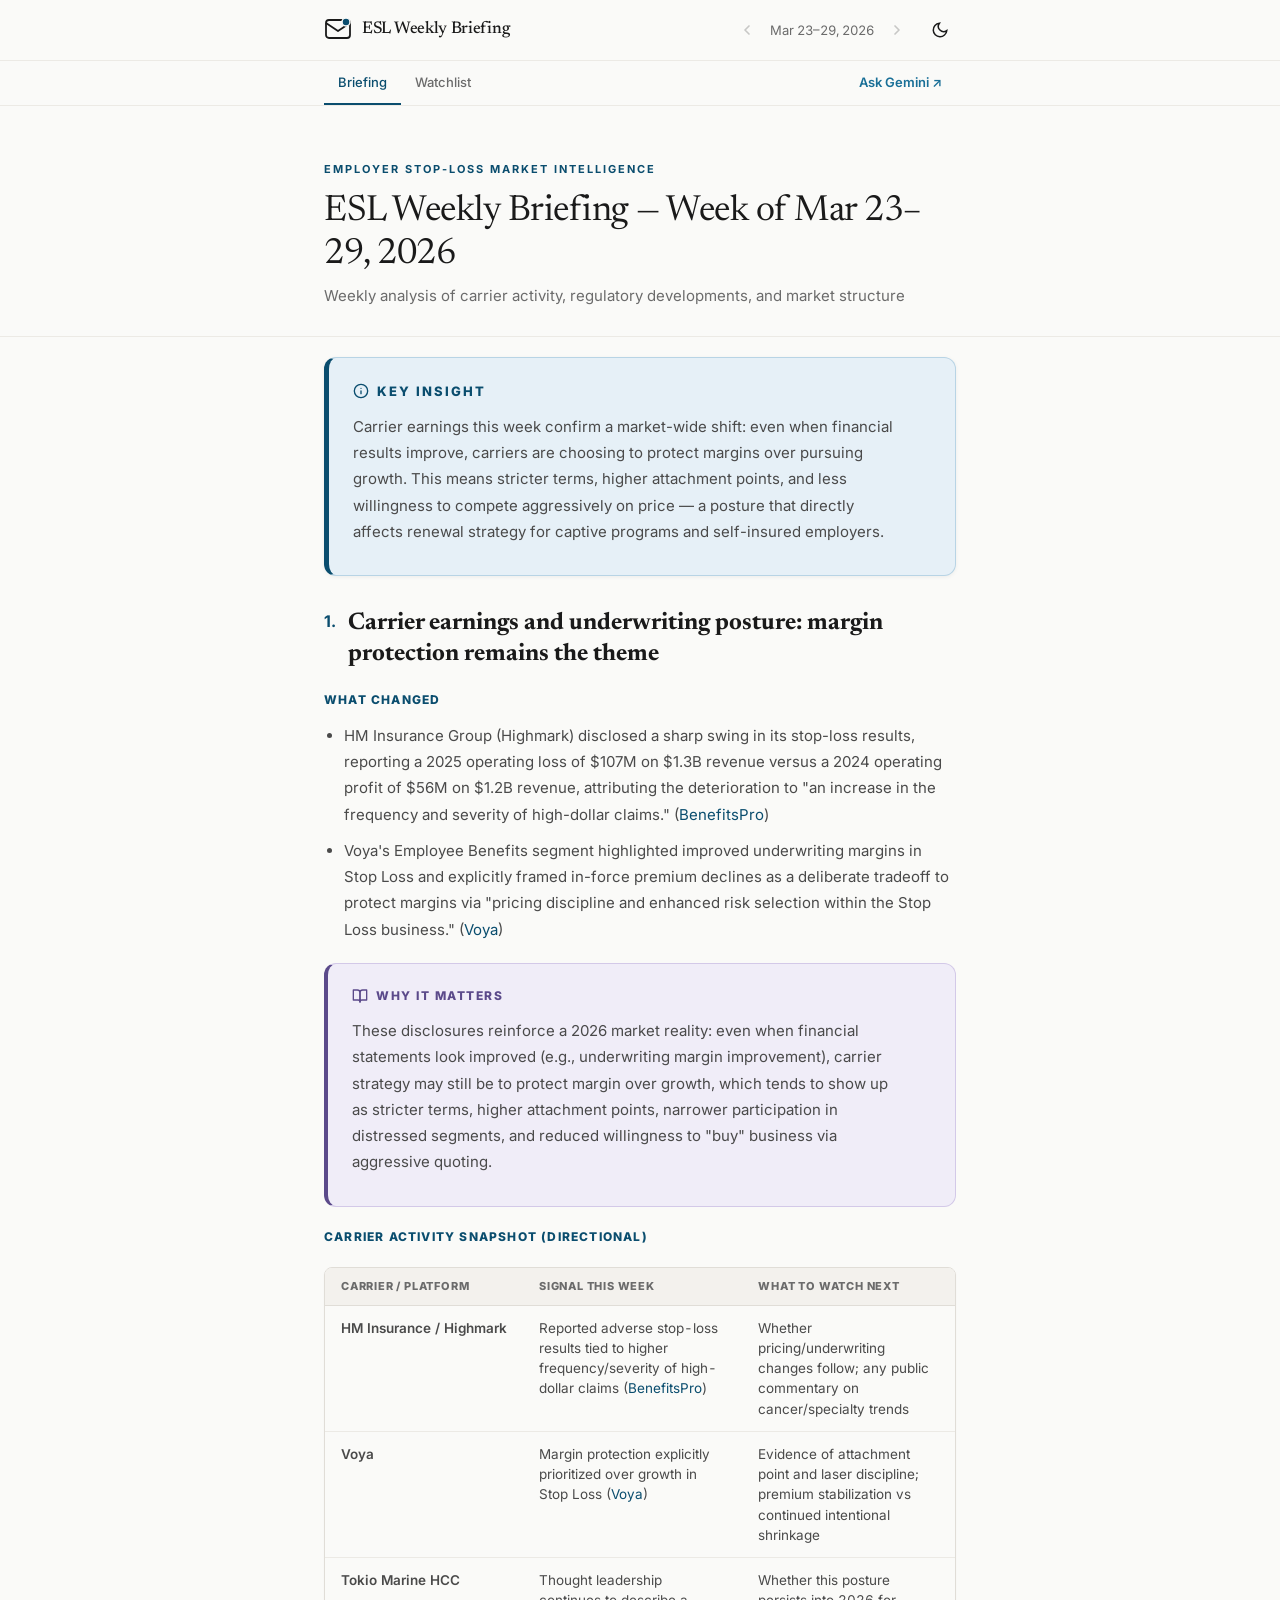
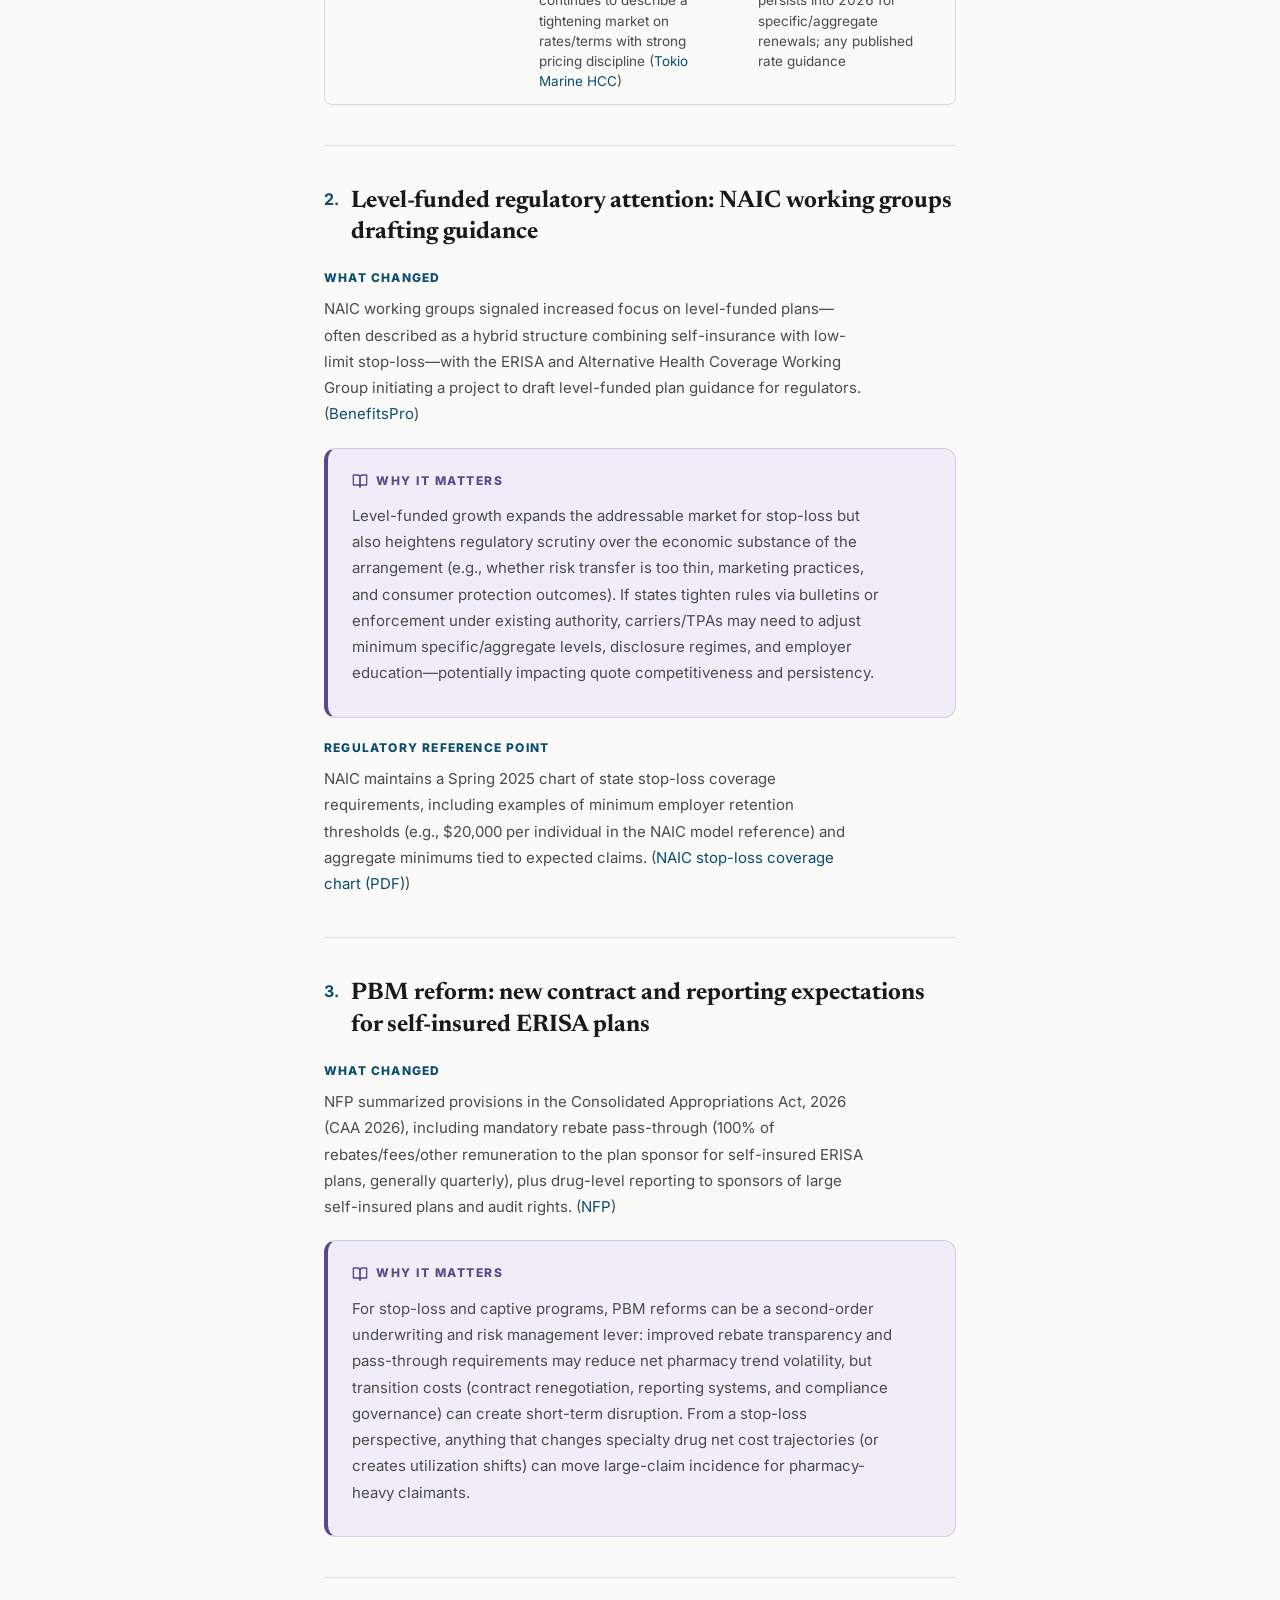
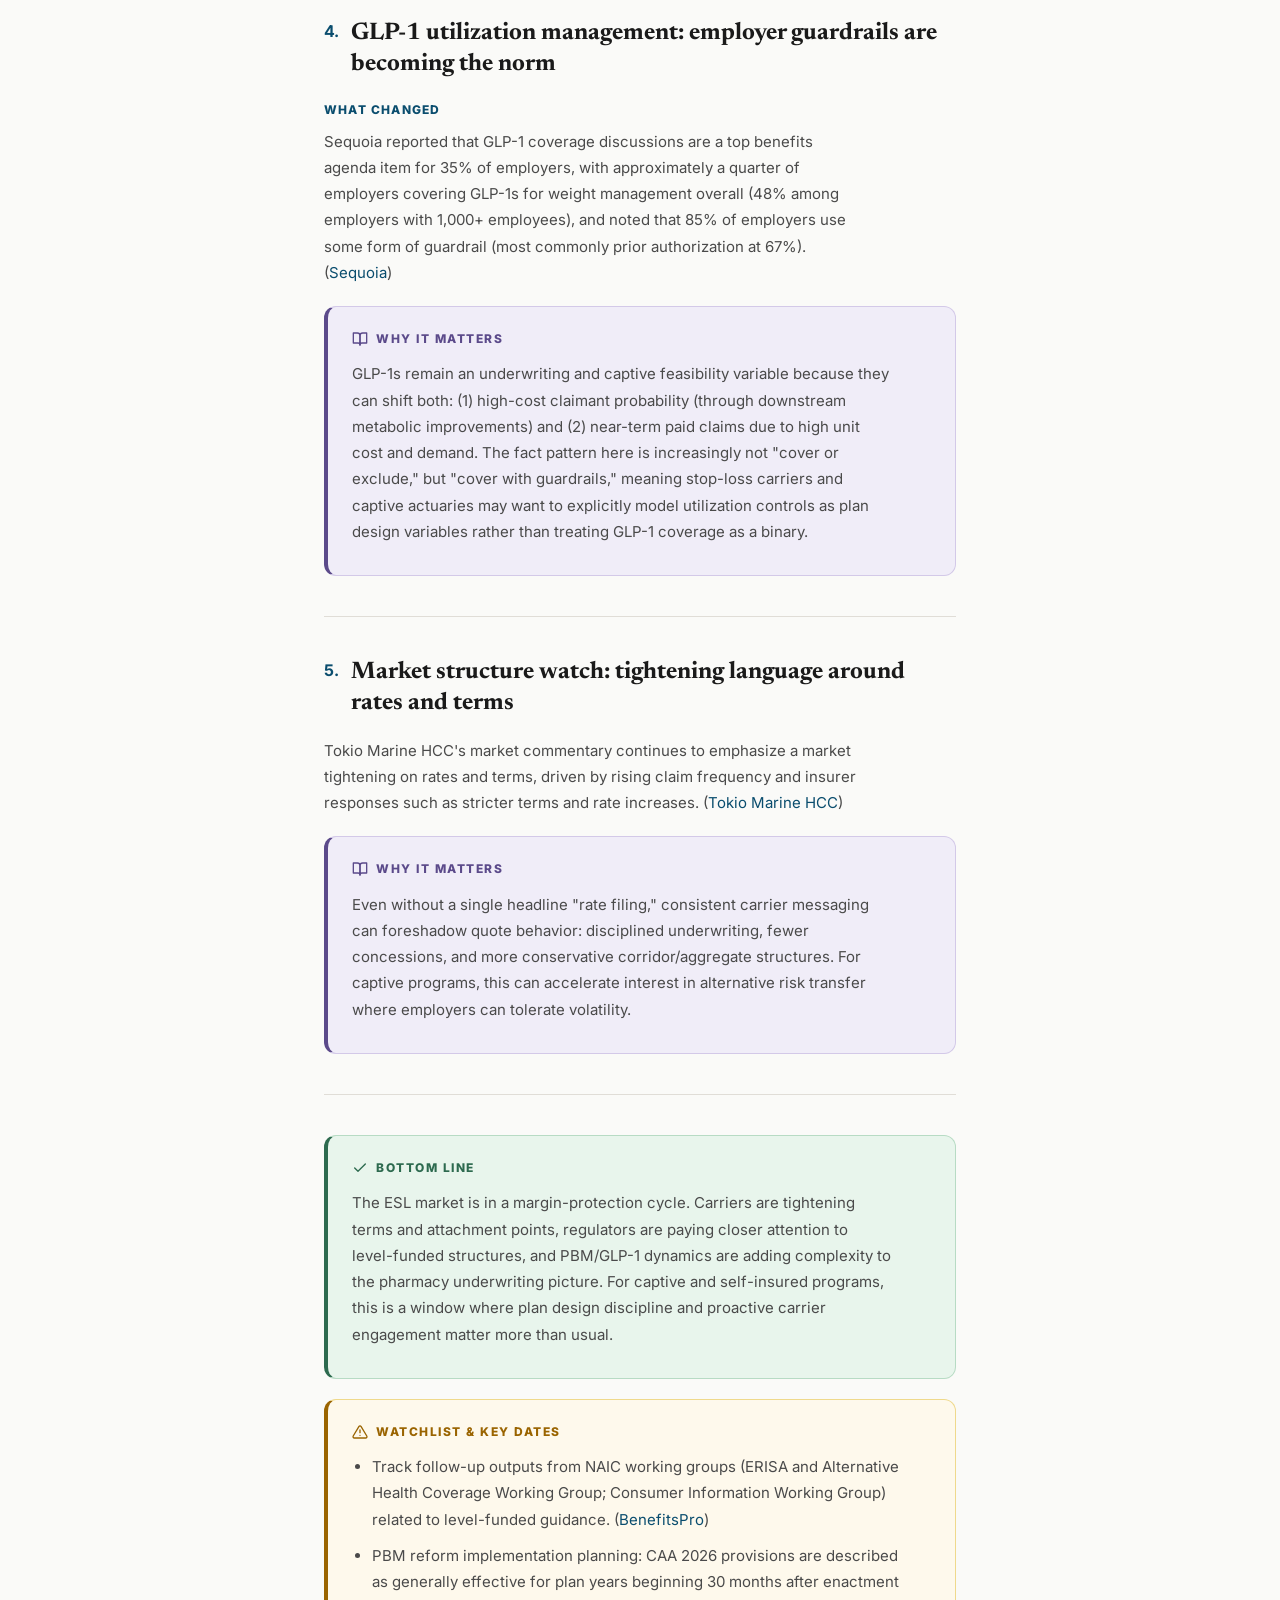
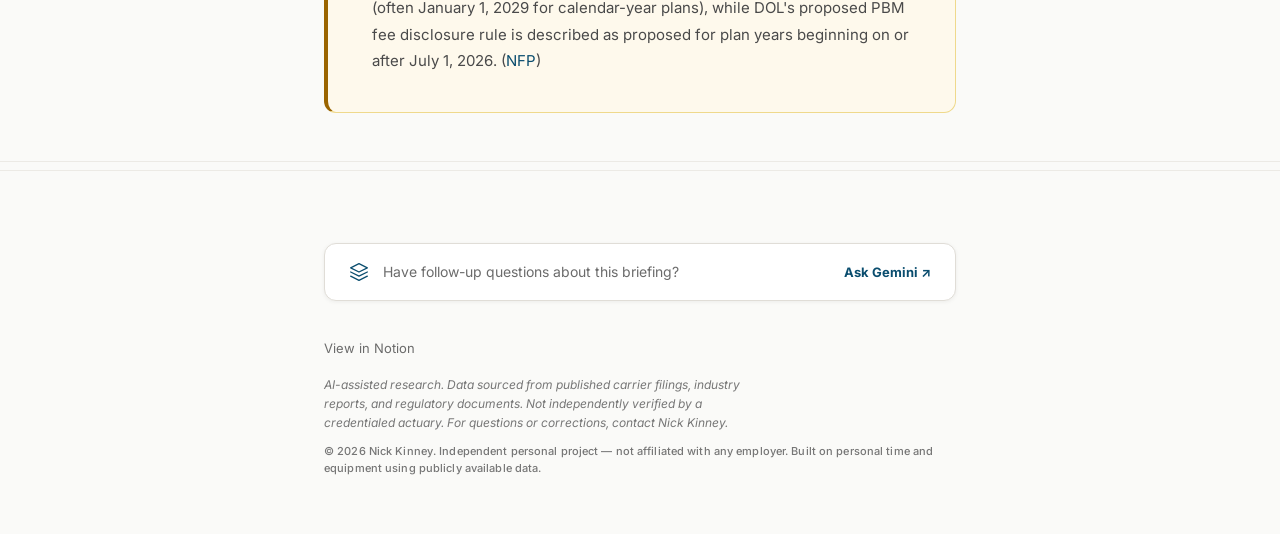
<file: index.html>
<!DOCTYPE html>
<html lang="en" data-theme="light">
<head>
<meta charset="utf-8"><meta name="viewport" content="width=device-width, initial-scale=1.0">
<title>ESL Weekly Briefing — Week of Mar 23–29, 2026</title>
<link rel="preconnect" href="https://fonts.googleapis.com">
<link rel="preconnect" href="https://fonts.gstatic.com" crossorigin>
<link href="https://fonts.googleapis.com/css2?family=Inter:wght@400;500;600;700;800&family=Newsreader:ital,opsz,wght@0,6..72,400;0,6..72,500;0,6..72,600;1,6..72,400&display=swap" rel="stylesheet">
<link rel="stylesheet" href="style.css">
</head>
<body>
<header class="site-header"><div class="header-inner">
<div class="logo"><a href="index.html">
<svg width="28" height="28" viewBox="0 0 28 28" fill="none" aria-label="Logo"><rect x="2" y="4" width="24" height="18" rx="3" stroke="currentColor" stroke-width="1.8"/><path d="M2 7l12 8 12-8" stroke="currentColor" stroke-width="1.8" stroke-linejoin="round"/><circle cx="22" cy="6" r="4" fill="var(--color-accent)" stroke="var(--color-bg)" stroke-width="1.5"/></svg>
<span>ESL Weekly Briefing</span></a></div>
<div class="header-meta"><div class="issue-nav">
<a class="nav-arrow nav-disabled" href="#" title="Older"><svg width="16" height="16" viewBox="0 0 24 24" fill="none" stroke="currentColor" stroke-width="2.5" stroke-linecap="round" stroke-linejoin="round"><polyline points="15 18 9 12 15 6"/></svg></a>
<span class="edition-date">Mar 23–29, 2026</span>
<a class="nav-arrow nav-disabled" href="#" title="Newer"><svg width="16" height="16" viewBox="0 0 24 24" fill="none" stroke="currentColor" stroke-width="2.5" stroke-linecap="round" stroke-linejoin="round"><polyline points="9 18 15 12 9 6"/></svg></a>
</div>
<button data-theme-toggle aria-label="Toggle theme"><svg width="18" height="18" viewBox="0 0 24 24" fill="none" stroke="currentColor" stroke-width="2"><circle cx="12" cy="12" r="5"/><path d="M12 1v2M12 21v2M4.22 4.22l1.42 1.42M18.36 18.36l1.42 1.42M1 12h2M21 12h2M4.22 19.78l1.42-1.42M18.36 5.64l1.42-1.42"/></svg></button>
</div></div></header>

<nav class="toc"><div class="toc-inner">
<a href="#top" class="toc-link active">Briefing</a>
<a href="#watchlist" class="toc-link">Watchlist</a>
<a href="https://gemini.google.com/" target="_blank" rel="noopener noreferrer" class="toc-link toc-gemini">Ask Gemini ↗</a>
</div></nav>

<main>
<section id="top" class="issue-hero"><div class="container">
<div class="part-label">Employer Stop-Loss Market Intelligence</div>
<h1>ESL Weekly Briefing — Week of Mar 23–29, 2026</h1>
<p class="subtitle">Weekly analysis of carrier activity, regulatory developments, and market structure</p>
</div></section>

<article class="briefing-section"><div class="container">

<!-- ═══ KEY INSIGHT ═══ -->
<div class="callout callout-insight">
<div class="callout-label"><svg viewBox="0 0 24 24" fill="none" stroke="currentColor" stroke-width="2" stroke-linecap="round" stroke-linejoin="round"><circle cx="12" cy="12" r="10"/><line x1="12" y1="16" x2="12" y2="12"/><line x1="12" y1="8" x2="12.01" y2="8"/></svg>Key Insight</div>
<p>Carrier earnings this week confirm a market-wide shift: even when financial results improve, carriers are choosing to protect margins over pursuing growth. This means stricter terms, higher attachment points, and less willingness to compete aggressively on price — a posture that directly affects renewal strategy for captive programs and self-insured employers.</p>
</div>

<!-- ═══ SECTION 1 ═══ -->
<h3 class="section-heading"><span class="section-num">1</span>Carrier earnings and underwriting posture: margin protection remains the theme</h3>
<h4 class="sub-label">What Changed</h4>
<ul>
<li>HM Insurance Group (Highmark) disclosed a sharp swing in its stop-loss results, reporting a 2025 operating loss of $107M on $1.3B revenue versus a 2024 operating profit of $56M on $1.2B revenue, attributing the deterioration to "an increase in the frequency and severity of high-dollar claims." (<a href="https://www.benefitspro.com/2026/03/25/highmark-loses-107m-on-employer-health-plan-stop-loss-business/" target="_blank" rel="noopener">BenefitsPro</a>)</li>
<li>Voya's Employee Benefits segment highlighted improved underwriting margins in Stop Loss and explicitly framed in-force premium declines as a deliberate tradeoff to protect margins via "pricing discipline and enhanced risk selection within the Stop Loss business." (<a href="https://www.voya.com/news/2026/02/voya-financial-announces-fourth-quarter-and-full-year-2025-results" target="_blank" rel="noopener">Voya</a>)</li>
</ul>

<div class="callout callout-analysis">
<div class="callout-label"><svg viewBox="0 0 24 24" fill="none" stroke="currentColor" stroke-width="2" stroke-linecap="round" stroke-linejoin="round"><path d="M2 3h6a4 4 0 0 1 4 4v14a3 3 0 0 0-3-3H2z"/><path d="M22 3h-6a4 4 0 0 0-4 4v14a3 3 0 0 1 3-3h7z"/></svg>Why It Matters</div>
<p>These disclosures reinforce a 2026 market reality: even when financial statements look improved (e.g., underwriting margin improvement), carrier strategy may still be to protect margin over growth, which tends to show up as stricter terms, higher attachment points, narrower participation in distressed segments, and reduced willingness to "buy" business via aggressive quoting.</p>
</div>

<h4 class="sub-label">Carrier Activity Snapshot (Directional)</h4>
<div class="data-table-wrap"><table class="data-table"><thead><tr><th>Carrier / platform</th><th>Signal this week</th><th>What to watch next</th></tr></thead><tbody><tr><td class="carrier-name">HM Insurance / Highmark</td><td>Reported adverse stop-loss results tied to higher frequency/severity of high-dollar claims (<a href="https://www.benefitspro.com/2026/03/25/highmark-loses-107m-on-employer-health-plan-stop-loss-business/" target="_blank" rel="noopener">BenefitsPro</a>)</td><td>Whether pricing/underwriting changes follow; any public commentary on cancer/specialty trends</td></tr><tr><td class="carrier-name">Voya</td><td>Margin protection explicitly prioritized over growth in Stop Loss (<a href="https://www.voya.com/news/2026/02/voya-financial-announces-fourth-quarter-and-full-year-2025-results" target="_blank" rel="noopener">Voya</a>)</td><td>Evidence of attachment point and laser discipline; premium stabilization vs continued intentional shrinkage</td></tr><tr><td class="carrier-name">Tokio Marine HCC</td><td>Thought leadership continues to describe a tightening market on rates/terms with strong pricing discipline (<a href="https://www.tmhcc.com/en-us/news-and-articles/thought-leadership/jay-ritchie-current-stop-loss-market-trends" target="_blank" rel="noopener">Tokio Marine HCC</a>)</td><td>Whether this posture persists into 2026 for specific/aggregate renewals; any published rate guidance</td></tr></tbody></table></div>

<hr class="section-divider">

<!-- ═══ SECTION 2 ═══ -->
<h3 class="section-heading"><span class="section-num">2</span>Level-funded regulatory attention: NAIC working groups drafting guidance</h3>
<h4 class="sub-label">What Changed</h4>
<p>NAIC working groups signaled increased focus on level-funded plans—often described as a hybrid structure combining self-insurance with low-limit stop-loss—with the ERISA and Alternative Health Coverage Working Group initiating a project to draft level-funded plan guidance for regulators. (<a href="https://www.benefitspro.com/2026/03/26/state-regulators-wrestle-with-level-funded-health-plan-surge/" target="_blank" rel="noopener">BenefitsPro</a>)</p>

<div class="callout callout-analysis">
<div class="callout-label"><svg viewBox="0 0 24 24" fill="none" stroke="currentColor" stroke-width="2" stroke-linecap="round" stroke-linejoin="round"><path d="M2 3h6a4 4 0 0 1 4 4v14a3 3 0 0 0-3-3H2z"/><path d="M22 3h-6a4 4 0 0 0-4 4v14a3 3 0 0 1 3-3h7z"/></svg>Why It Matters</div>
<p>Level-funded growth expands the addressable market for stop-loss but also heightens regulatory scrutiny over the economic substance of the arrangement (e.g., whether risk transfer is too thin, marketing practices, and consumer protection outcomes). If states tighten rules via bulletins or enforcement under existing authority, carriers/TPAs may need to adjust minimum specific/aggregate levels, disclosure regimes, and employer education—potentially impacting quote competitiveness and persistency.</p>
</div>

<h4 class="sub-label">Regulatory Reference Point</h4>
<p>NAIC maintains a Spring 2025 chart of state stop-loss coverage requirements, including examples of minimum employer retention thresholds (e.g., $20,000 per individual in the NAIC model reference) and aggregate minimums tied to expected claims. (<a href="https://content.naic.org/sites/default/files/model-law-chart-ha-90-stop-loss-coverage.pdf" target="_blank" rel="noopener">NAIC stop-loss coverage chart (PDF)</a>)</p>

<hr class="section-divider">

<!-- ═══ SECTION 3 ═══ -->
<h3 class="section-heading"><span class="section-num">3</span>PBM reform: new contract and reporting expectations for self-insured ERISA plans</h3>
<h4 class="sub-label">What Changed</h4>
<p>NFP summarized provisions in the Consolidated Appropriations Act, 2026 (CAA 2026), including mandatory rebate pass-through (100% of rebates/fees/other remuneration to the plan sponsor for self-insured ERISA plans, generally quarterly), plus drug-level reporting to sponsors of large self-insured plans and audit rights. (<a href="https://www.nfp.com/insights/federal-pbm-reform-is-finally-law/" target="_blank" rel="noopener">NFP</a>)</p>

<div class="callout callout-analysis">
<div class="callout-label"><svg viewBox="0 0 24 24" fill="none" stroke="currentColor" stroke-width="2" stroke-linecap="round" stroke-linejoin="round"><path d="M2 3h6a4 4 0 0 1 4 4v14a3 3 0 0 0-3-3H2z"/><path d="M22 3h-6a4 4 0 0 0-4 4v14a3 3 0 0 1 3-3h7z"/></svg>Why It Matters</div>
<p>For stop-loss and captive programs, PBM reforms can be a second-order underwriting and risk management lever: improved rebate transparency and pass-through requirements may reduce net pharmacy trend volatility, but transition costs (contract renegotiation, reporting systems, and compliance governance) can create short-term disruption. From a stop-loss perspective, anything that changes specialty drug net cost trajectories (or creates utilization shifts) can move large-claim incidence for pharmacy-heavy claimants.</p>
</div>

<hr class="section-divider">

<!-- ═══ SECTION 4 ═══ -->
<h3 class="section-heading"><span class="section-num">4</span>GLP-1 utilization management: employer guardrails are becoming the norm</h3>
<h4 class="sub-label">What Changed</h4>
<p>Sequoia reported that GLP-1 coverage discussions are a top benefits agenda item for 35% of employers, with approximately a quarter of employers covering GLP-1s for weight management overall (48% among employers with 1,000+ employees), and noted that 85% of employers use some form of guardrail (most commonly prior authorization at 67%). (<a href="https://www.sequoia.com/2026/03/glp-1-coverage-trends-2026/" target="_blank" rel="noopener">Sequoia</a>)</p>

<div class="callout callout-analysis">
<div class="callout-label"><svg viewBox="0 0 24 24" fill="none" stroke="currentColor" stroke-width="2" stroke-linecap="round" stroke-linejoin="round"><path d="M2 3h6a4 4 0 0 1 4 4v14a3 3 0 0 0-3-3H2z"/><path d="M22 3h-6a4 4 0 0 0-4 4v14a3 3 0 0 1 3-3h7z"/></svg>Why It Matters</div>
<p>GLP-1s remain an underwriting and captive feasibility variable because they can shift both: (1) high-cost claimant probability (through downstream metabolic improvements) and (2) near-term paid claims due to high unit cost and demand. The fact pattern here is increasingly not "cover or exclude," but "cover with guardrails," meaning stop-loss carriers and captive actuaries may want to explicitly model utilization controls as plan design variables rather than treating GLP-1 coverage as a binary.</p>
</div>

<hr class="section-divider">

<!-- ═══ SECTION 5 ═══ -->
<h3 class="section-heading"><span class="section-num">5</span>Market structure watch: tightening language around rates and terms</h3>
<p>Tokio Marine HCC's market commentary continues to emphasize a market tightening on rates and terms, driven by rising claim frequency and insurer responses such as stricter terms and rate increases. (<a href="https://www.tmhcc.com/en-us/news-and-articles/thought-leadership/jay-ritchie-current-stop-loss-market-trends" target="_blank" rel="noopener">Tokio Marine HCC</a>)</p>

<div class="callout callout-analysis">
<div class="callout-label"><svg viewBox="0 0 24 24" fill="none" stroke="currentColor" stroke-width="2" stroke-linecap="round" stroke-linejoin="round"><path d="M2 3h6a4 4 0 0 1 4 4v14a3 3 0 0 0-3-3H2z"/><path d="M22 3h-6a4 4 0 0 0-4 4v14a3 3 0 0 1 3-3h7z"/></svg>Why It Matters</div>
<p>Even without a single headline "rate filing," consistent carrier messaging can foreshadow quote behavior: disciplined underwriting, fewer concessions, and more conservative corridor/aggregate structures. For captive programs, this can accelerate interest in alternative risk transfer where employers can tolerate volatility.</p>
</div>

<hr class="section-divider">

<!-- ═══ BOTTOM LINE ═══ -->
<div class="callout callout-bottom-line">
<div class="callout-label"><svg viewBox="0 0 24 24" fill="none" stroke="currentColor" stroke-width="2" stroke-linecap="round" stroke-linejoin="round"><polyline points="20 6 9 17 4 12"/></svg>Bottom Line</div>
<p>The ESL market is in a margin-protection cycle. Carriers are tightening terms and attachment points, regulators are paying closer attention to level-funded structures, and PBM/GLP-1 dynamics are adding complexity to the pharmacy underwriting picture. For captive and self-insured programs, this is a window where plan design discipline and proactive carrier engagement matter more than usual.</p>
</div>

<!-- ═══ WATCHLIST ═══ -->
<div id="watchlist" class="callout callout-warning">
<div class="callout-label"><svg viewBox="0 0 24 24" fill="none" stroke="currentColor" stroke-width="2" stroke-linecap="round" stroke-linejoin="round"><path d="M10.29 3.86L1.82 18a2 2 0 0 0 1.71 3h16.94a2 2 0 0 0 1.71-3L13.71 3.86a2 2 0 0 0-3.42 0z"/><line x1="12" y1="9" x2="12" y2="13"/><line x1="12" y1="17" x2="12.01" y2="17"/></svg>Watchlist &amp; Key Dates</div>
<ul>
<li>Track follow-up outputs from NAIC working groups (ERISA and Alternative Health Coverage Working Group; Consumer Information Working Group) related to level-funded guidance. (<a href="https://www.benefitspro.com/2026/03/26/state-regulators-wrestle-with-level-funded-health-plan-surge/" target="_blank" rel="noopener">BenefitsPro</a>)</li>
<li>PBM reform implementation planning: CAA 2026 provisions are described as generally effective for plan years beginning 30 months after enactment (often January 1, 2029 for calendar-year plans), while DOL's proposed PBM fee disclosure rule is described as proposed for plan years beginning on or after July 1, 2026. (<a href="https://www.nfp.com/insights/federal-pbm-reform-is-finally-law/" target="_blank" rel="noopener">NFP</a>)</li>
</ul>
</div>


</div></article>
</main>

<footer class="site-footer"><div class="container">
<div class="gemini-bar">
<svg width="20" height="20" viewBox="0 0 24 24" fill="none"><path d="M12 2L2 7l10 5 10-5-10-5zM2 17l10 5 10-5M2 12l10 5 10-5" stroke="var(--color-accent)" stroke-width="1.5" stroke-linejoin="round" stroke-linecap="round"/></svg>
<span>Have follow-up questions about this briefing?</span>
<a href="https://gemini.google.com/" target="_blank" rel="noopener noreferrer">Ask Gemini ↗</a>
</div>
<div class="footer-links"><a href="https://www.notion.so/3326f25377ef8184b615d2a63b647298" target="_blank" rel="noopener">View in Notion</a></div>
<p class="ai-disclosure">AI-assisted research. Data sourced from published carrier filings, industry reports, and regulatory documents. Not independently verified by a credentialed actuary. For questions or corrections, contact Nick Kinney.</p>
<p class="footer-ip">© 2026 Nick Kinney. Independent personal project — not affiliated with any employer. Built on personal time and equipment using publicly available data.</p>
</div></footer>

<script>
(function(){const t=document.querySelector('[data-theme-toggle]'),r=document.documentElement;let d='light';r.setAttribute('data-theme',d);function u(){t.innerHTML=d==='dark'?'<svg width="18" height="18" viewBox="0 0 24 24" fill="none" stroke="currentColor" stroke-width="2"><circle cx="12" cy="12" r="5"/><path d="M12 1v2M12 21v2M4.22 4.22l1.42 1.42M18.36 18.36l1.42 1.42M1 12h2M21 12h2M4.22 19.78l1.42-1.42M18.36 5.64l1.42-1.42"/></svg>':'<svg width="18" height="18" viewBox="0 0 24 24" fill="none" stroke="currentColor" stroke-width="2"><path d="M21 12.79A9 9 0 1 1 11.21 3 7 7 0 0 0 21 12.79z"/></svg>';};u();t.addEventListener('click',()=>{d=d==='dark'?'light':'dark';r.setAttribute('data-theme',d);u();});})();
</script>
</body></html>
</file>
<file: style.css>
/* ================================
   DESIGN TOKENS
   ================================ */
:root, [data-theme="light"] {
  --color-bg: #fafaf8;
  --color-surface: #ffffff;
  --color-surface-2: #f3f1ed;
  --color-surface-3: #eae7e1;
  --color-border: #e0ddd7;
  --color-border-light: #eceae5;
  --color-text: #1a1a1a;
  --color-text-secondary: #4a4a4a;
  --color-text-muted: #6b6b6b;
  --color-text-faint: #767676;
  --color-accent: #0a4d6e;
  --color-accent-light: #196f97;
  --color-accent-subtle: #e6f0f7;
  --color-accent-border: #b8d4e5;
  --color-warning: #9a6400;
  --color-warning-subtle: #fef9ec;
  --color-warning-border: #efd98c;
  --color-success: #2d6a4f;
  --color-success-subtle: #e8f5ec;
  --color-success-border: #b7dbc4;
  --color-danger: #9e2a2b;
  --color-danger-subtle: #fdf0f0;
  --color-danger-border: #f0c0c0;
  --color-purple: #5b4a8a;
  --color-purple-subtle: #f0edf8;
  --color-purple-border: #d3c9e8;
  --font-display: 'Newsreader', Georgia, serif;
  --font-body: 'Inter', -apple-system, system-ui, sans-serif;
  --shadow-xs: 0 1px 2px rgba(0,0,0,0.04);
  --shadow-sm: 0 1px 4px rgba(0,0,0,0.06);
  --shadow-md: 0 4px 16px rgba(0,0,0,0.07);
  --radius: 8px;
  --radius-lg: 12px;
}

[data-theme="dark"] {
  --color-bg: #111111;
  --color-surface: #1a1a1a;
  --color-surface-2: #222222;
  --color-surface-3: #2a2a2a;
  --color-border: #404040;
  --color-border-light: #484848;
  --color-text: #e2e2e0;
  --color-text-secondary: #b0b0ae;
  --color-text-muted: #808080;
  --color-text-faint: #8a8a8a;
  --color-accent: #5ba3d9;
  --color-accent-light: #7db8e5;
  --color-accent-subtle: #152535;
  --color-accent-border: #1e3a52;
  --color-warning: #e5a91a;
  --color-warning-subtle: #1f1a0d;
  --color-warning-border: #3d3010;
  --color-success: #6daa45;
  --color-success-subtle: #141f10;
  --color-success-border: #253420;
  --color-danger: #ef5350;
  --color-danger-subtle: #1f1010;
  --color-danger-border: #3d1515;
  --color-purple: #a88fdd;
  --color-purple-subtle: #191525;
  --color-purple-border: #2a2140;
  --shadow-xs: 0 1px 2px rgba(0,0,0,0.2);
  --shadow-sm: 0 1px 4px rgba(0,0,0,0.25);
  --shadow-md: 0 4px 16px rgba(0,0,0,0.35);
}

@media (prefers-color-scheme: dark) {
  :root:not([data-theme]) {
    --color-bg: #111111;
    --color-surface: #1a1a1a;
    --color-surface-2: #222222;
    --color-surface-3: #2a2a2a;
    --color-border: #404040;
    --color-border-light: #484848;
    --color-text: #e2e2e0;
    --color-text-secondary: #b0b0ae;
    --color-text-muted: #808080;
    --color-text-faint: #8a8a8a;
    --color-accent: #5ba3d9;
    --color-accent-light: #7db8e5;
    --color-accent-subtle: #152535;
    --color-accent-border: #1e3a52;
    --color-warning: #e5a91a;
    --color-warning-subtle: #1f1a0d;
    --color-warning-border: #3d3010;
    --color-success: #6daa45;
    --color-success-subtle: #141f10;
    --color-success-border: #253420;
    --color-danger: #ef5350;
    --color-danger-subtle: #1f1010;
    --color-danger-border: #3d1515;
    --color-purple: #a88fdd;
    --color-purple-subtle: #191525;
    --color-purple-border: #2a2140;
    --shadow-xs: 0 1px 2px rgba(0,0,0,0.2);
    --shadow-sm: 0 1px 4px rgba(0,0,0,0.25);
    --shadow-md: 0 4px 16px rgba(0,0,0,0.35);
  }
}

/* ================================
   BASE
   ================================ */
*, *::before, *::after { box-sizing: border-box; margin: 0; padding: 0; }

html {
  -webkit-font-smoothing: antialiased;
  -moz-osx-font-smoothing: grayscale;
  text-rendering: optimizeLegibility;
  scroll-behavior: smooth;
  scroll-padding-top: 110px;
}

body {
  min-height: 100dvh;
  font-family: var(--font-body);
  font-size: 16px;
  line-height: 1.7;
  color: var(--color-text);
  background: var(--color-bg);
}

a { color: var(--color-accent); text-decoration: none; }
a:hover { text-decoration: underline; }
button { cursor: pointer; background: none; border: none; color: var(--color-text); }
table { border-collapse: collapse; width: 100%; }

/* ================================
   LAYOUT
   ================================ */
.container {
  max-width: 680px;
  margin: 0 auto;
  padding: 0 24px;
}

/* ================================
   HEADER
   ================================ */
.site-header {
  position: sticky;
  top: 0;
  z-index: 100;
  background: var(--color-bg);
  border-bottom: 1px solid var(--color-border-light);
}

.header-inner {
  max-width: 680px;
  margin: 0 auto;
  padding: 14px 24px;
  display: flex;
  align-items: center;
  justify-content: space-between;
}

.logo {
  display: flex;
  align-items: center;
  gap: 10px;
}

.logo a {
  display: flex;
  align-items: center;
  gap: 10px;
  color: inherit;
  text-decoration: none;
  font-family: var(--font-display);
  font-size: 17px;
  font-weight: 500;
  letter-spacing: -0.3px;
}

.logo svg { flex-shrink: 0; }

.header-meta {
  display: flex;
  align-items: center;
  gap: 12px;
}

.issue-nav {
  display: flex;
  align-items: center;
  gap: 2px;
}

.edition-date {
  font-size: 13px;
  color: var(--color-text-muted);
  padding: 0 6px;
  font-variant-numeric: tabular-nums;
}

.nav-arrow {
  width: 30px;
  height: 30px;
  display: inline-flex;
  align-items: center;
  justify-content: center;
  border-radius: 6px;
  color: var(--color-text-muted);
  text-decoration: none;
  transition: all 150ms ease;
}
.nav-arrow:hover:not(.nav-disabled) {
  background: var(--color-surface-2);
  color: var(--color-text);
  text-decoration: none;
}
.nav-disabled {
  opacity: 0.35;
  pointer-events: none;
  cursor: not-allowed;
}

[data-theme-toggle] {
  width: 32px;
  height: 32px;
  display: flex;
  align-items: center;
  justify-content: center;
  border-radius: 6px;
  transition: background 150ms ease;
}
[data-theme-toggle]:hover { background: var(--color-surface-2); }

/* ================================
   TOC
   ================================ */
.toc {
  position: sticky;
  top: 55px;
  z-index: 90;
  background: var(--color-bg);
  border-bottom: 1px solid var(--color-border-light);
}

.toc-inner {
  max-width: 680px;
  margin: 0 auto;
  padding: 0 24px;
  display: flex;
  gap: 0;
  overflow-x: auto;
}

.toc-link {
  padding: 10px 14px;
  font-size: 13px;
  font-weight: 500;
  color: var(--color-text-muted);
  white-space: nowrap;
  border-bottom: 2px solid transparent;
  transition: all 150ms ease;
}
.toc-link:hover { color: var(--color-text); text-decoration: none; }
.toc-link.active {
  color: var(--color-accent);
  border-bottom-color: var(--color-accent);
}
.toc-gemini {
  margin-left: auto;
  color: var(--color-accent-light);
  font-weight: 600;
}

/* ================================
   HERO / TITLE AREA
   ================================ */
.issue-hero {
  padding: 48px 0 28px;
  border-bottom: 1px solid var(--color-border-light);
}

.issue-hero .part-label {
  display: inline-block;
  font-size: 11px;
  font-weight: 700;
  text-transform: uppercase;
  letter-spacing: 2px;
  color: var(--color-accent);
  margin-bottom: 12px;
}

.issue-hero h1 {
  font-family: var(--font-display);
  font-size: clamp(26px, 4vw, 36px);
  font-weight: 400;
  line-height: 1.2;
  letter-spacing: -0.5px;
  color: var(--color-text);
  margin-bottom: 8px;
}

.issue-hero .subtitle {
  font-size: 15px;
  color: var(--color-text-muted);
  line-height: 1.5;
}

/* ================================
   CALLOUT BOXES (Shared)
   ================================ */
.callout {
  border-radius: var(--radius-lg);
  padding: 22px 24px;
  margin: 20px 0 16px;
  border: 1px solid var(--color-border-light);
  position: relative;
}

.callout-label {
  display: flex;
  align-items: center;
  gap: 8px;
  font-size: 12px;
  font-weight: 800;
  text-transform: uppercase;
  letter-spacing: 1.5px;
  margin-bottom: 12px;
  color: var(--color-text-muted);
}

.callout-label svg {
  flex-shrink: 0;
  width: 16px;
  height: 16px;
}

.callout p, .callout li {
  font-size: 14.5px;
  line-height: 1.75;
  color: var(--color-text-secondary);
  max-width: 60ch;
}

.callout ul {
  padding-left: 18px;
  margin-top: 6px;
}

.callout li { margin-bottom: 4px; }

/* --- Key Insight callout (elevated above other callouts) --- */
.callout-insight {
  border-left: 5px solid var(--color-accent);
  background: var(--color-accent-subtle);
  border-color: var(--color-accent-border);
  border-left-color: var(--color-accent);
  box-shadow: var(--shadow-sm);
  margin-top: 8px;
  margin-bottom: 32px;
}
.callout-insight .callout-label {
  color: var(--color-accent);
  font-size: 13px;
  letter-spacing: 2px;
}

/* --- Why It Matters / Analysis callout --- */
.callout-analysis {
  border-left: 4px solid var(--color-purple);
  background: var(--color-purple-subtle);
  border-color: var(--color-purple-border);
  border-left-color: var(--color-purple);
}
.callout-analysis .callout-label {
  color: var(--color-purple);
}

/* --- Watchlist / Warning callout --- */
.callout-warning {
  border-left: 4px solid var(--color-warning);
  background: var(--color-warning-subtle);
  border-color: var(--color-warning-border);
  border-left-color: var(--color-warning);
}
.callout-warning .callout-label {
  color: var(--color-warning);
}

/* --- Bottom Line / Success callout --- */
.callout-bottom-line {
  border-left: 4px solid var(--color-success);
  background: var(--color-success-subtle);
  border-color: var(--color-success-border);
  border-left-color: var(--color-success);
}
.callout-bottom-line .callout-label {
  color: var(--color-success);
}

/* --- Danger / Risk callout --- */
.callout-danger {
  border-left: 4px solid var(--color-danger);
  background: var(--color-danger-subtle);
  border-color: var(--color-danger-border);
  border-left-color: var(--color-danger);
}
.callout-danger .callout-label {
  color: var(--color-danger);
}

/* --- Quotes callout --- */
.callout-quotes {
  border-left: 4px solid var(--color-border);
  background: var(--color-surface);
}

/* ================================
   BLOCKQUOTES
   ================================ */
blockquote {
  margin: 14px 0;
  padding-left: 18px;
  border-left: 2px solid var(--color-border);
}

blockquote p {
  font-family: var(--font-display);
  font-style: italic;
  font-size: 15px;
  line-height: 1.7;
  color: var(--color-text-secondary);
}

blockquote cite {
  display: block;
  font-style: normal;
  font-family: var(--font-body);
  font-size: 12px;
  color: var(--color-text-faint);
  margin-top: 6px;
}

/* ================================
   BRIEFING SECTIONS
   ================================ */
.briefing-section {
  padding: 12px 0 32px;
  border-bottom: 1px solid var(--color-border-light);
}

.section-heading {
  font-family: var(--font-display);
  font-size: 24px;
  font-weight: 700;
  line-height: 1.3;
  margin-bottom: 18px;
  display: flex;
  align-items: flex-start;
  gap: 12px;
}

.section-num {
  font-family: var(--font-body);
  font-size: 16px;
  font-weight: 700;
  color: var(--color-accent);
  flex-shrink: 0;
  margin-top: 3px;
}

.section-num::after {
  content: '.';
}

.sub-label {
  font-size: 12px;
  font-weight: 800;
  text-transform: uppercase;
  letter-spacing: 1.2px;
  color: var(--color-accent);
  margin-bottom: 8px;
  margin-top: 20px;
}

.sub-label:first-child { margin-top: 0; }

.briefing-section p {
  font-size: 15px;
  line-height: 1.75;
  color: var(--color-text-secondary);
  max-width: 60ch;
  margin-bottom: 8px;
}

.briefing-section ul {
  padding-left: 20px;
  margin-top: 12px;
  margin-bottom: 16px;
}

.briefing-section li {
  font-size: 15px;
  line-height: 1.75;
  color: var(--color-text-secondary);
  margin-bottom: 10px;
}

.source {
  font-size: 12px;
  color: var(--color-text-faint);
  font-weight: 500;
}

/* ================================
   SECTION DIVIDERS
   ================================ */
.section-divider {
  border: none;
  height: 1px;
  background: var(--color-border);
  margin: 40px 0;
  position: relative;
}

.section-divider::before {
  content: '';
  position: absolute;
  left: 50%;
  top: 50%;
  transform: translate(-50%, -50%);
  width: 6px;
  height: 6px;
  border-radius: 50%;
  background: var(--color-border);
}

.section-block {
  padding-top: 0;
  margin-top: 0;
}
.section-block:first-child {
  border-top: none;
  padding-top: 0;
}

/* ================================
   DATA TABLES
   ================================ */
.data-table-wrap {
  margin: 20px 0;
  overflow-x: auto;
  border-radius: var(--radius);
  border: 1px solid var(--color-border);
  box-shadow: var(--shadow-xs);
}

.data-table {
  font-size: 13.5px;
  line-height: 1.5;
}

.data-table thead {
  background: var(--color-surface-2);
}

.data-table th {
  padding: 10px 16px;
  font-size: 11px;
  font-weight: 800;
  text-transform: uppercase;
  letter-spacing: 0.8px;
  color: var(--color-text-muted);
  text-align: left;
  border-bottom: 1px solid var(--color-border);
}

.data-table td {
  padding: 12px 16px;
  border-top: 1px solid var(--color-border-light);
  vertical-align: top;
  color: var(--color-text-secondary);
  font-variant-numeric: tabular-nums lining-nums;
}

.data-table tbody tr:first-child td { border-top: none; }

.data-table tbody tr:hover {
  background: var(--color-surface-2);
}

.carrier-name {
  font-weight: 600;
  color: var(--color-text);
  white-space: nowrap;
}

/* ================================
   GEMINI BAR
   ================================ */
.gemini-bar {
  background: var(--color-surface);
  border: 1px solid var(--color-border);
  border-radius: var(--radius-lg);
  padding: 16px 24px;
  margin: 36px 0;
  display: flex;
  align-items: center;
  gap: 14px;
  box-shadow: var(--shadow-sm);
  transition: border-color 200ms ease;
}

.gemini-bar:hover {
  border-color: var(--color-accent-border);
}

[data-theme="dark"] .gemini-bar {
  background: var(--color-surface-2);
  box-shadow: 0 1px 4px rgba(255,255,255,0.04);
}
@media (prefers-color-scheme: dark) {
  :root:not([data-theme]) .gemini-bar {
    background: var(--color-surface-2);
    box-shadow: 0 1px 4px rgba(255,255,255,0.04);
  }
}

.gemini-bar svg { flex-shrink: 0; color: var(--color-accent); }

.gemini-bar span {
  font-size: 14px;
  color: var(--color-text-muted);
  flex: 1;
}

.gemini-bar a {
  font-size: 13px;
  font-weight: 700;
  color: var(--color-accent);
  white-space: nowrap;
  text-decoration: none;
}
.gemini-bar a:hover { text-decoration: underline; }

/* ================================
   FOOTER
   ================================ */
.site-footer {
  padding: 36px 0 48px;
  border-top: 1px solid var(--color-border-light);
  margin-top: 8px;
}

[data-theme="dark"] .site-footer {
  background: var(--color-surface);
  border-top-color: var(--color-border-light);
}
@media (prefers-color-scheme: dark) {
  :root:not([data-theme]) .site-footer {
    background: var(--color-surface);
    border-top-color: var(--color-border-light);
  }
}

.footer-links {
  font-size: 13px;
  margin-bottom: 16px;
}

.footer-links a { color: var(--color-text-muted); }
.footer-links a:hover { color: var(--color-accent); }

.footer-sep {
  margin: 0 10px;
  color: var(--color-text-faint);
}

.ai-disclosure {
  font-size: 12px;
  color: var(--color-text-faint);
  font-style: italic;
  max-width: 55ch;
  line-height: 1.6;
  margin-bottom: 10px;
}

.footer-ip {
  font-size: 11px;
  color: var(--color-text-faint);
  line-height: 1.6;
  margin-bottom: 8px;
  font-weight: 500;
  letter-spacing: 0.01em;
}

.footer-sig {
  font-size: 12px;
  color: var(--color-text-faint);
}

/* ================================
   ANALYSIS CARD (legacy support)
   ================================ */
.analysis-card {
  background: var(--color-surface);
  border-radius: var(--radius);
  padding: 16px 20px;
  margin: 12px 0 20px;
  border: 1px solid var(--color-border-light);
}

/* Source citation inline */
.source-cite {
  font-size: 12px;
  color: var(--color-accent-light);
  font-weight: 500;
}

/* Status badges */
.badge {
  display: inline-block;
  font-size: 11px;
  font-weight: 700;
  padding: 3px 10px;
  border-radius: 4px;
  text-transform: uppercase;
  letter-spacing: 0.5px;
}
.badge-done { background: var(--color-success-subtle); color: var(--color-success); }
.badge-active { background: var(--color-accent-subtle); color: var(--color-accent); }

/* Priority colors */
.priority { font-weight: 700; font-size: 13px; }
.p0 { color: #c62828; }
.p1 { color: #e65100; }
.p2 { color: #f57f17; }
.p3 { color: #78909c; }

/* Deadline row highlights */
.deadline-critical { background: rgba(198,40,40,0.06); }

/* Jarvis placeholder */
.jarvis-fill { font-style: italic; color: var(--color-text-faint); }

/* Dark mode overrides */
[data-theme="dark"] .badge-done { background: #1a2e1a; color: #6daa45; }
[data-theme="dark"] .deadline-critical { background: rgba(239,83,80,0.08); }

/* ================================
   RESPONSIVE
   ================================ */
@media (prefers-reduced-motion: reduce) {
  *, *::before, *::after {
    transition-duration: 0.01ms !important;
    animation-duration: 0.01ms !important;
  }
}

@media (max-width: 480px) {
  .header-inner { padding: 12px 16px; }
  .logo a span { font-size: 15px; }
  .edition-date { display: none; }
  .container { padding: 0 16px; }
  .callout { padding: 18px 20px; }
  .data-table th, .data-table td { padding: 10px 12px; }
  .issue-hero { padding: 36px 0 28px; }
  .gemini-bar { padding: 14px 18px; }
}
</file>
